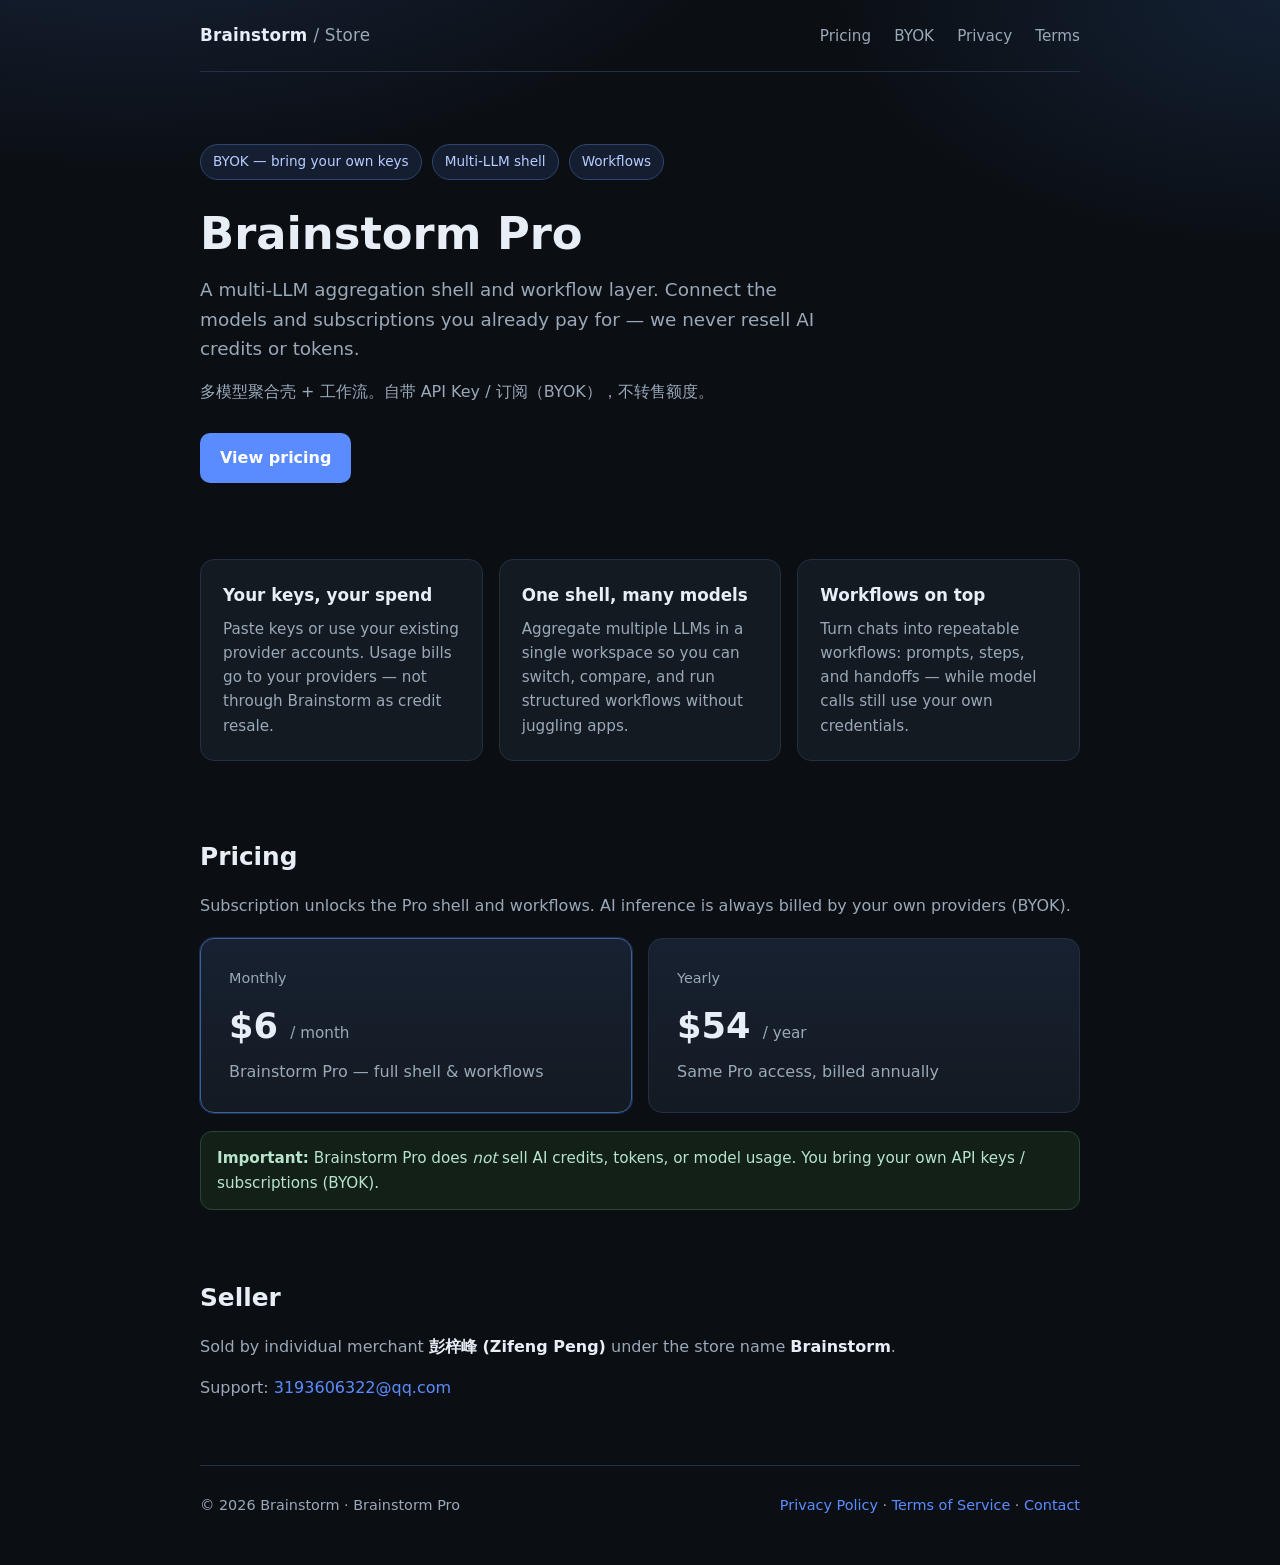
<file: index.html>
<!DOCTYPE html>
<html lang="en">
<head>
  <meta charset="UTF-8" />
  <meta name="viewport" content="width=device-width, initial-scale=1" />
  <title>Brainstorm Pro — BYOK Multi-LLM Shell &amp; Workflows</title>
  <meta name="description" content="Brainstorm Pro is a BYOK multi-LLM aggregation shell and workflow tool. Bring your own API keys. We do not sell AI credits." />
  <link rel="stylesheet" href="styles.css" />
</head>
<body>
  <div class="wrap">
    <header>
      <div class="brand">Brainstorm <span>/ Store</span></div>
      <nav>
        <a href="#pricing">Pricing</a>
        <a href="#byok">BYOK</a>
        <a href="privacy.html">Privacy</a>
        <a href="terms.html">Terms</a>
      </nav>
    </header>

    <section class="hero">
      <div class="badges">
        <span class="badge">BYOK — bring your own keys</span>
        <span class="badge">Multi-LLM shell</span>
        <span class="badge">Workflows</span>
      </div>
      <h1>Brainstorm Pro</h1>
      <p class="lead">
        A multi-LLM aggregation shell and workflow layer. Connect the models and
        subscriptions you already pay for — we never resell AI credits or tokens.
      </p>
      <p class="lead" style="font-size:1rem;margin-top:-12px;">
        多模型聚合壳 + 工作流。自带 API Key / 订阅（BYOK），不转售额度。
      </p>
      <a class="cta" href="#pricing">View pricing</a>
    </section>

    <section class="grid" id="byok">
      <div class="card">
        <h3>Your keys, your spend</h3>
        <p>Paste keys or use your existing provider accounts. Usage bills go to your providers — not through Brainstorm as credit resale.</p>
      </div>
      <div class="card">
        <h3>One shell, many models</h3>
        <p>Aggregate multiple LLMs in a single workspace so you can switch, compare, and run structured workflows without juggling apps.</p>
      </div>
      <div class="card">
        <h3>Workflows on top</h3>
        <p>Turn chats into repeatable workflows: prompts, steps, and handoffs — while model calls still use your own credentials.</p>
      </div>
    </section>

    <section class="section" id="pricing">
      <h2>Pricing</h2>
      <p>Subscription unlocks the Pro shell and workflows. AI inference is always billed by your own providers (BYOK).</p>
      <div class="pricing" style="margin-top:20px;">
        <div class="price-card featured">
          <div style="color:var(--muted);font-size:0.9rem;">Monthly</div>
          <div class="price">$6 <small>/ month</small></div>
          <p style="color:var(--muted);margin:0;">Brainstorm Pro — full shell &amp; workflows</p>
        </div>
        <div class="price-card">
          <div style="color:var(--muted);font-size:0.9rem;">Yearly</div>
          <div class="price">$54 <small>/ year</small></div>
          <p style="color:var(--muted);margin:0;">Same Pro access, billed annually</p>
        </div>
      </div>
      <div class="note">
        <strong>Important:</strong> Brainstorm Pro does <em>not</em> sell AI credits, tokens, or model usage.
        You bring your own API keys / subscriptions (BYOK).
      </div>
    </section>

    <section class="section" id="about">
      <h2>Seller</h2>
      <p>
        Sold by individual merchant <strong style="color:var(--text);">彭梓峰 (Zifeng Peng)</strong>
        under the store name <strong style="color:var(--text);">Brainstorm</strong>.
      </p>
      <p>
        Support:
        <a href="mailto:3193606322@qq.com">3193606322@qq.com</a>
      </p>
    </section>

    <footer>
      <div class="row">
        <div>© 2026 Brainstorm · Brainstorm Pro</div>
        <div>
          <a href="privacy.html">Privacy Policy</a>
          ·
          <a href="terms.html">Terms of Service</a>
          ·
          <a href="mailto:3193606322@qq.com">Contact</a>
        </div>
      </div>
    </footer>
  </div>
</body>
</html>
</file>
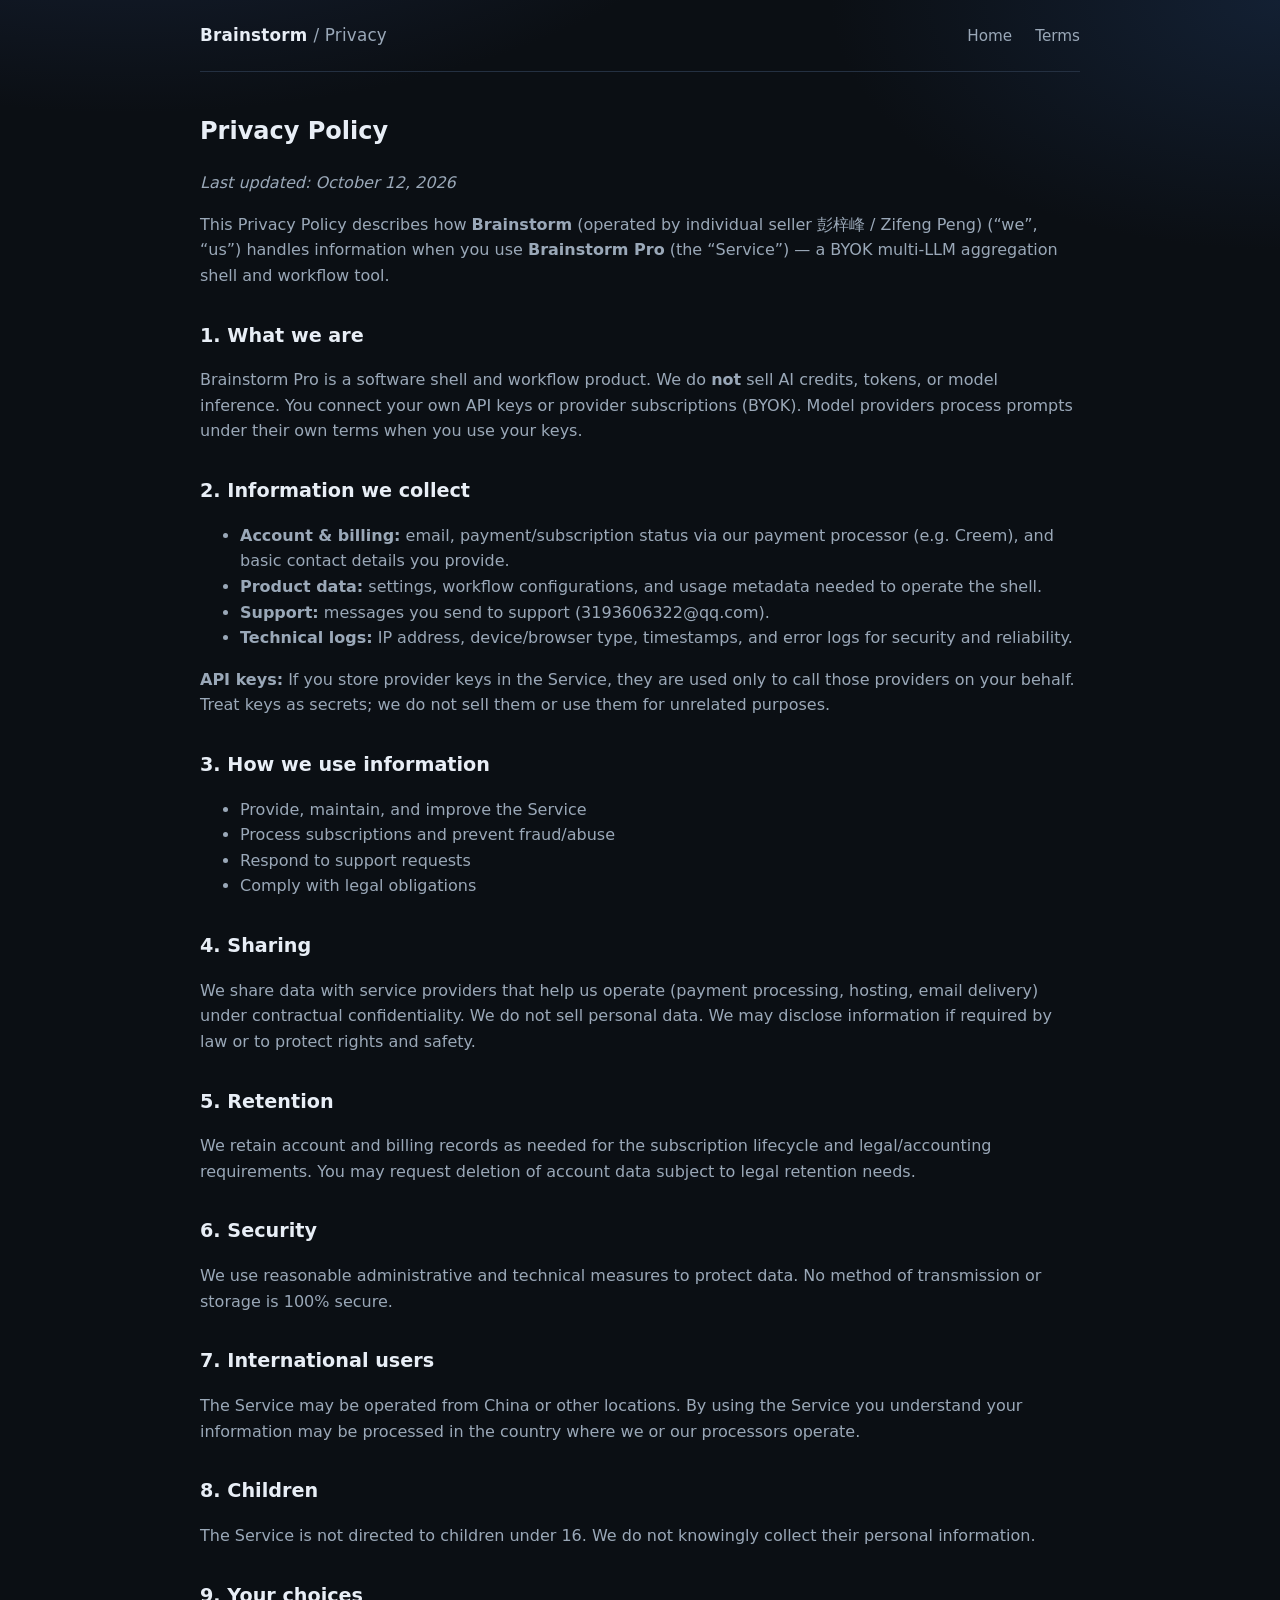
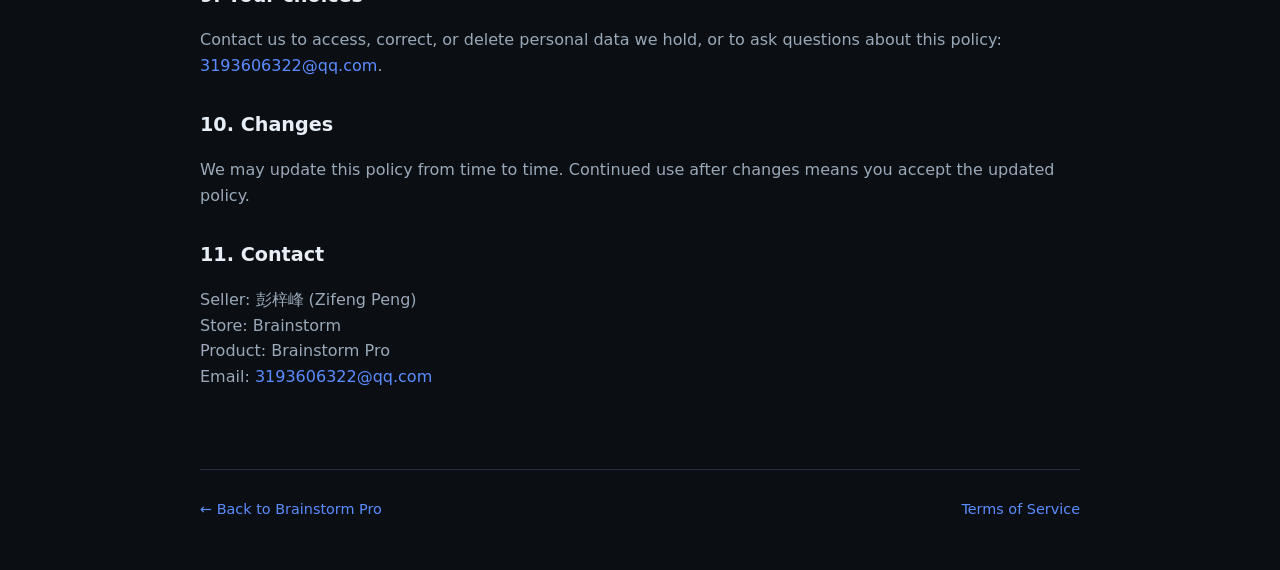
<file: privacy.html>
<!DOCTYPE html>
<html lang="en">
<head>
  <meta charset="UTF-8" />
  <meta name="viewport" content="width=device-width, initial-scale=1" />
  <title>Privacy Policy — Brainstorm Pro</title>
  <link rel="stylesheet" href="styles.css" />
</head>
<body>
  <div class="wrap">
    <header>
      <div class="brand"><a href="index.html" style="color:inherit;text-decoration:none;">Brainstorm</a> <span>/ Privacy</span></div>
      <nav>
        <a href="index.html">Home</a>
        <a href="terms.html">Terms</a>
      </nav>
    </header>

    <article class="legal-body">
      <h1>Privacy Policy</h1>
      <p><em>Last updated: October 12, 2026</em></p>
      <p>
        This Privacy Policy describes how <strong>Brainstorm</strong> (operated by individual seller
        彭梓峰 / Zifeng Peng) (“we”, “us”) handles information when you use
        <strong>Brainstorm Pro</strong> (the “Service”) — a BYOK multi-LLM aggregation shell and workflow tool.
      </p>

      <h2>1. What we are</h2>
      <p>
        Brainstorm Pro is a software shell and workflow product. We do <strong>not</strong> sell AI credits,
        tokens, or model inference. You connect your own API keys or provider subscriptions (BYOK).
        Model providers process prompts under their own terms when you use your keys.
      </p>

      <h2>2. Information we collect</h2>
      <ul>
        <li><strong>Account &amp; billing:</strong> email, payment/subscription status via our payment processor (e.g. Creem), and basic contact details you provide.</li>
        <li><strong>Product data:</strong> settings, workflow configurations, and usage metadata needed to operate the shell.</li>
        <li><strong>Support:</strong> messages you send to support (3193606322@qq.com).</li>
        <li><strong>Technical logs:</strong> IP address, device/browser type, timestamps, and error logs for security and reliability.</li>
      </ul>
      <p>
        <strong>API keys:</strong> If you store provider keys in the Service, they are used only to call those providers on your behalf.
        Treat keys as secrets; we do not sell them or use them for unrelated purposes.
      </p>

      <h2>3. How we use information</h2>
      <ul>
        <li>Provide, maintain, and improve the Service</li>
        <li>Process subscriptions and prevent fraud/abuse</li>
        <li>Respond to support requests</li>
        <li>Comply with legal obligations</li>
      </ul>

      <h2>4. Sharing</h2>
      <p>
        We share data with service providers that help us operate (payment processing, hosting, email delivery)
        under contractual confidentiality. We do not sell personal data.
        We may disclose information if required by law or to protect rights and safety.
      </p>

      <h2>5. Retention</h2>
      <p>
        We retain account and billing records as needed for the subscription lifecycle and legal/accounting requirements.
        You may request deletion of account data subject to legal retention needs.
      </p>

      <h2>6. Security</h2>
      <p>
        We use reasonable administrative and technical measures to protect data. No method of transmission or storage is 100% secure.
      </p>

      <h2>7. International users</h2>
      <p>
        The Service may be operated from China or other locations. By using the Service you understand your information
        may be processed in the country where we or our processors operate.
      </p>

      <h2>8. Children</h2>
      <p>The Service is not directed to children under 16. We do not knowingly collect their personal information.</p>

      <h2>9. Your choices</h2>
      <p>
        Contact us to access, correct, or delete personal data we hold, or to ask questions about this policy:
        <a href="mailto:3193606322@qq.com">3193606322@qq.com</a>.
      </p>

      <h2>10. Changes</h2>
      <p>We may update this policy from time to time. Continued use after changes means you accept the updated policy.</p>

      <h2>11. Contact</h2>
      <p>
        Seller: 彭梓峰 (Zifeng Peng)<br />
        Store: Brainstorm<br />
        Product: Brainstorm Pro<br />
        Email: <a href="mailto:3193606322@qq.com">3193606322@qq.com</a>
      </p>
    </article>

    <footer>
      <div class="row">
        <div><a href="index.html">← Back to Brainstorm Pro</a></div>
        <div><a href="terms.html">Terms of Service</a></div>
      </div>
    </footer>
  </div>
</body>
</html>
</file>
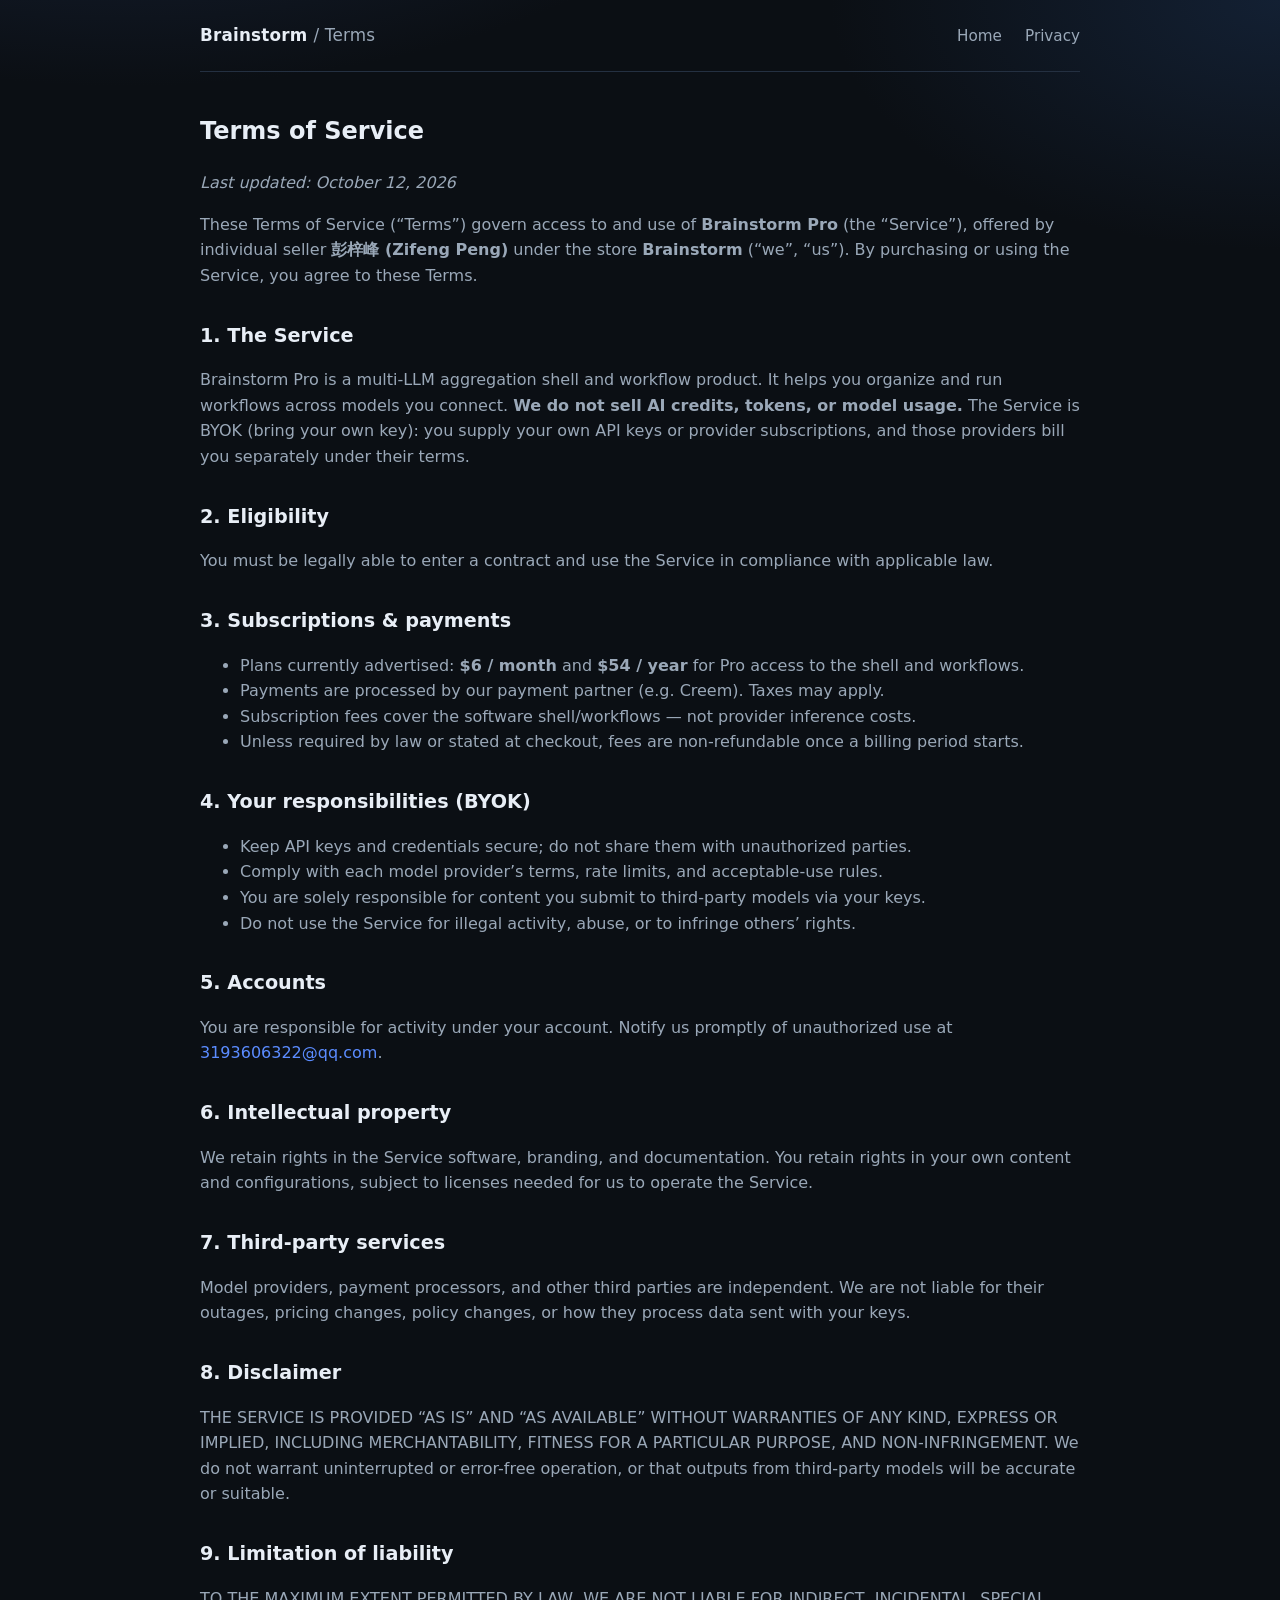
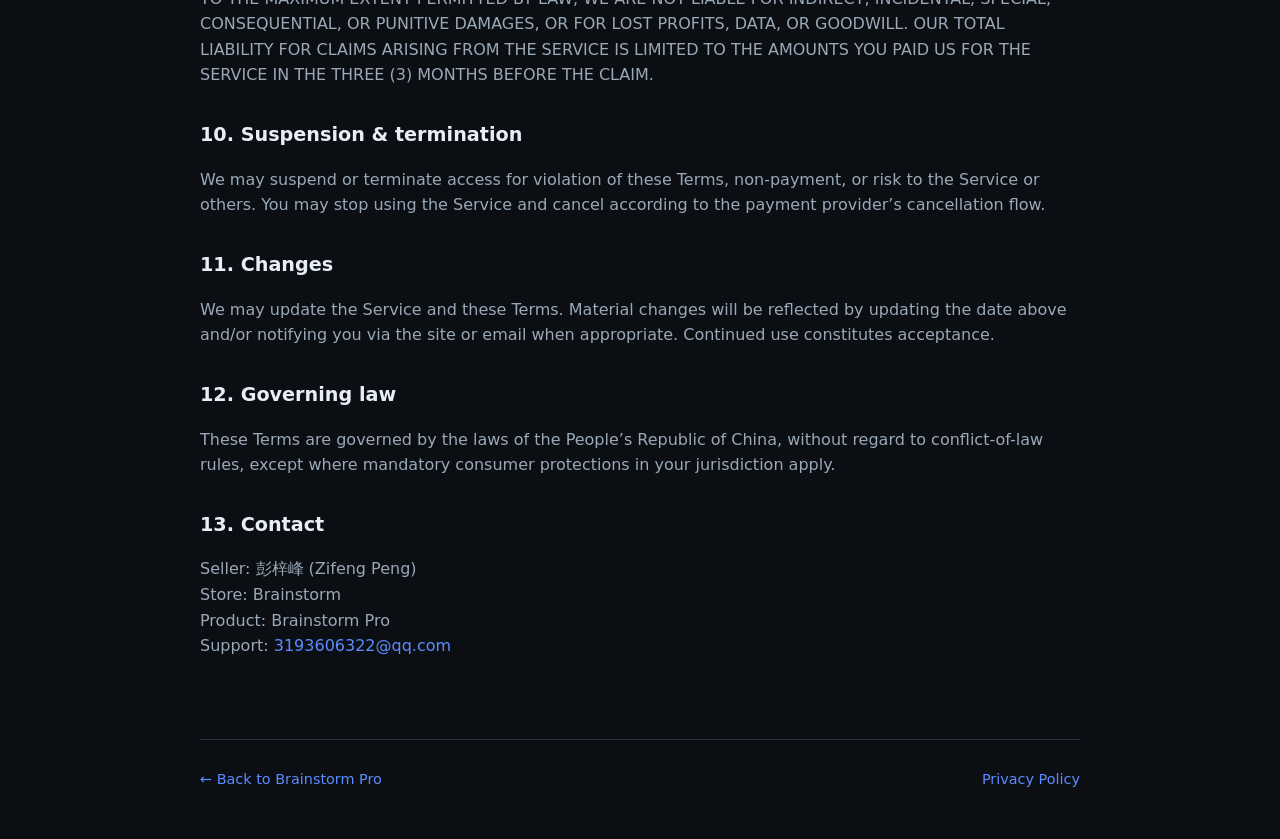
<file: terms.html>
<!DOCTYPE html>
<html lang="en">
<head>
  <meta charset="UTF-8" />
  <meta name="viewport" content="width=device-width, initial-scale=1" />
  <title>Terms of Service — Brainstorm Pro</title>
  <link rel="stylesheet" href="styles.css" />
</head>
<body>
  <div class="wrap">
    <header>
      <div class="brand"><a href="index.html" style="color:inherit;text-decoration:none;">Brainstorm</a> <span>/ Terms</span></div>
      <nav>
        <a href="index.html">Home</a>
        <a href="privacy.html">Privacy</a>
      </nav>
    </header>

    <article class="legal-body">
      <h1>Terms of Service</h1>
      <p><em>Last updated: October 12, 2026</em></p>
      <p>
        These Terms of Service (“Terms”) govern access to and use of <strong>Brainstorm Pro</strong>
        (the “Service”), offered by individual seller <strong>彭梓峰 (Zifeng Peng)</strong> under the store
        <strong>Brainstorm</strong> (“we”, “us”). By purchasing or using the Service, you agree to these Terms.
      </p>

      <h2>1. The Service</h2>
      <p>
        Brainstorm Pro is a multi-LLM aggregation shell and workflow product. It helps you organize and run
        workflows across models you connect. <strong>We do not sell AI credits, tokens, or model usage.</strong>
        The Service is BYOK (bring your own key): you supply your own API keys or provider subscriptions,
        and those providers bill you separately under their terms.
      </p>

      <h2>2. Eligibility</h2>
      <p>You must be legally able to enter a contract and use the Service in compliance with applicable law.</p>

      <h2>3. Subscriptions &amp; payments</h2>
      <ul>
        <li>Plans currently advertised: <strong>$6 / month</strong> and <strong>$54 / year</strong> for Pro access to the shell and workflows.</li>
        <li>Payments are processed by our payment partner (e.g. Creem). Taxes may apply.</li>
        <li>Subscription fees cover the software shell/workflows — not provider inference costs.</li>
        <li>Unless required by law or stated at checkout, fees are non-refundable once a billing period starts.</li>
      </ul>

      <h2>4. Your responsibilities (BYOK)</h2>
      <ul>
        <li>Keep API keys and credentials secure; do not share them with unauthorized parties.</li>
        <li>Comply with each model provider’s terms, rate limits, and acceptable-use rules.</li>
        <li>You are solely responsible for content you submit to third-party models via your keys.</li>
        <li>Do not use the Service for illegal activity, abuse, or to infringe others’ rights.</li>
      </ul>

      <h2>5. Accounts</h2>
      <p>
        You are responsible for activity under your account. Notify us promptly of unauthorized use at
        <a href="mailto:3193606322@qq.com">3193606322@qq.com</a>.
      </p>

      <h2>6. Intellectual property</h2>
      <p>
        We retain rights in the Service software, branding, and documentation. You retain rights in your
        own content and configurations, subject to licenses needed for us to operate the Service.
      </p>

      <h2>7. Third-party services</h2>
      <p>
        Model providers, payment processors, and other third parties are independent. We are not liable for
        their outages, pricing changes, policy changes, or how they process data sent with your keys.
      </p>

      <h2>8. Disclaimer</h2>
      <p>
        THE SERVICE IS PROVIDED “AS IS” AND “AS AVAILABLE” WITHOUT WARRANTIES OF ANY KIND, EXPRESS OR IMPLIED,
        INCLUDING MERCHANTABILITY, FITNESS FOR A PARTICULAR PURPOSE, AND NON-INFRINGEMENT. We do not warrant
        uninterrupted or error-free operation, or that outputs from third-party models will be accurate or suitable.
      </p>

      <h2>9. Limitation of liability</h2>
      <p>
        TO THE MAXIMUM EXTENT PERMITTED BY LAW, WE ARE NOT LIABLE FOR INDIRECT, INCIDENTAL, SPECIAL, CONSEQUENTIAL,
        OR PUNITIVE DAMAGES, OR FOR LOST PROFITS, DATA, OR GOODWILL. OUR TOTAL LIABILITY FOR CLAIMS ARISING FROM
        THE SERVICE IS LIMITED TO THE AMOUNTS YOU PAID US FOR THE SERVICE IN THE THREE (3) MONTHS BEFORE THE CLAIM.
      </p>

      <h2>10. Suspension &amp; termination</h2>
      <p>
        We may suspend or terminate access for violation of these Terms, non-payment, or risk to the Service or others.
        You may stop using the Service and cancel according to the payment provider’s cancellation flow.
      </p>

      <h2>11. Changes</h2>
      <p>
        We may update the Service and these Terms. Material changes will be reflected by updating the date above
        and/or notifying you via the site or email when appropriate. Continued use constitutes acceptance.
      </p>

      <h2>12. Governing law</h2>
      <p>
        These Terms are governed by the laws of the People’s Republic of China, without regard to conflict-of-law rules,
        except where mandatory consumer protections in your jurisdiction apply.
      </p>

      <h2>13. Contact</h2>
      <p>
        Seller: 彭梓峰 (Zifeng Peng)<br />
        Store: Brainstorm<br />
        Product: Brainstorm Pro<br />
        Support: <a href="mailto:3193606322@qq.com">3193606322@qq.com</a>
      </p>
    </article>

    <footer>
      <div class="row">
        <div><a href="index.html">← Back to Brainstorm Pro</a></div>
        <div><a href="privacy.html">Privacy Policy</a></div>
      </div>
    </footer>
  </div>
</body>
</html>
</file>
<file: styles.css>
:root {
  --bg: #0b0f14;
  --surface: #141a22;
  --border: #243041;
  --text: #e8eef6;
  --muted: #9aa8b8;
  --accent: #5b8cff;
  --accent-soft: rgba(91, 140, 255, 0.12);
  --ok: #3ecf8e;
  --radius: 14px;
  --max: 920px;
  font-family: Inter, ui-sans-serif, system-ui, -apple-system, Segoe UI, Roboto, Helvetica, Arial, sans-serif;
}
* { box-sizing: border-box; }
html { scroll-behavior: smooth; }
body {
  margin: 0;
  background: radial-gradient(1200px 600px at 10% -10%, #1a2740 0%, transparent 55%),
              radial-gradient(900px 500px at 100% 0%, #132033 0%, transparent 50%),
              var(--bg);
  color: var(--text);
  line-height: 1.6;
}
a { color: var(--accent); text-decoration: none; }
a:hover { text-decoration: underline; }
.wrap { max-width: var(--max); margin: 0 auto; padding: 0 20px; }
header {
  display: flex; align-items: center; justify-content: space-between;
  padding: 22px 0; border-bottom: 1px solid var(--border);
}
.brand { font-weight: 700; letter-spacing: 0.2px; font-size: 1.05rem; }
.brand span { color: var(--muted); font-weight: 500; }
nav a { color: var(--muted); margin-left: 18px; font-size: 0.95rem; }
nav a:hover { color: var(--text); text-decoration: none; }
.hero { padding: 72px 0 40px; }
.hero h1 { font-size: clamp(2rem, 4vw, 2.8rem); line-height: 1.15; margin: 0 0 16px; }
.hero p.lead { font-size: 1.15rem; color: var(--muted); max-width: 640px; margin: 0 0 28px; }
.badges { display: flex; flex-wrap: wrap; gap: 10px; margin-bottom: 28px; }
.badge {
  background: var(--accent-soft); color: #b7ccff; border: 1px solid #2d4570;
  padding: 6px 12px; border-radius: 999px; font-size: 0.85rem;
}
.cta {
  display: inline-block; background: var(--accent); color: #fff; font-weight: 600;
  padding: 12px 20px; border-radius: 10px; text-decoration: none;
}
.cta:hover { filter: brightness(1.08); text-decoration: none; }
.grid { display: grid; grid-template-columns: repeat(auto-fit, minmax(240px, 1fr)); gap: 16px; margin: 36px 0 56px; }
.card {
  background: var(--surface); border: 1px solid var(--border); border-radius: var(--radius);
  padding: 22px;
}
.card h3 { margin: 0 0 8px; font-size: 1.05rem; }
.card p { margin: 0; color: var(--muted); font-size: 0.95rem; }
.section { padding: 20px 0 48px; }
.section h2 { margin: 0 0 14px; font-size: 1.55rem; }
.section p, .section li { color: var(--muted); }
.pricing { display: grid; grid-template-columns: repeat(auto-fit, minmax(260px, 1fr)); gap: 16px; }
.price-card {
  background: linear-gradient(180deg, #172131, var(--surface));
  border: 1px solid var(--border); border-radius: var(--radius); padding: 28px;
}
.price-card.featured { border-color: #3d5f9e; box-shadow: 0 0 0 1px rgba(91,140,255,0.25); }
.price { font-size: 2.2rem; font-weight: 700; margin: 8px 0 4px; }
.price small { font-size: 0.95rem; color: var(--muted); font-weight: 500; }
.note {
  background: #132018; border: 1px solid #244835; color: #b7e4cb;
  padding: 14px 16px; border-radius: 12px; margin-top: 18px; font-size: 0.95rem;
}
.legal-body { padding: 40px 0 64px; }
.legal-body h1 { margin-top: 0; }
.legal-body h2 { margin-top: 32px; font-size: 1.2rem; color: var(--text); }
.legal-body p, .legal-body li { color: var(--muted); }
footer {
  border-top: 1px solid var(--border); padding: 28px 0 48px; color: var(--muted); font-size: 0.9rem;
}
footer .row { display: flex; flex-wrap: wrap; gap: 12px 24px; justify-content: space-between; }
@media (max-width: 640px) {
  nav a { margin-left: 12px; }
  .hero { padding-top: 48px; }
}
</file>
